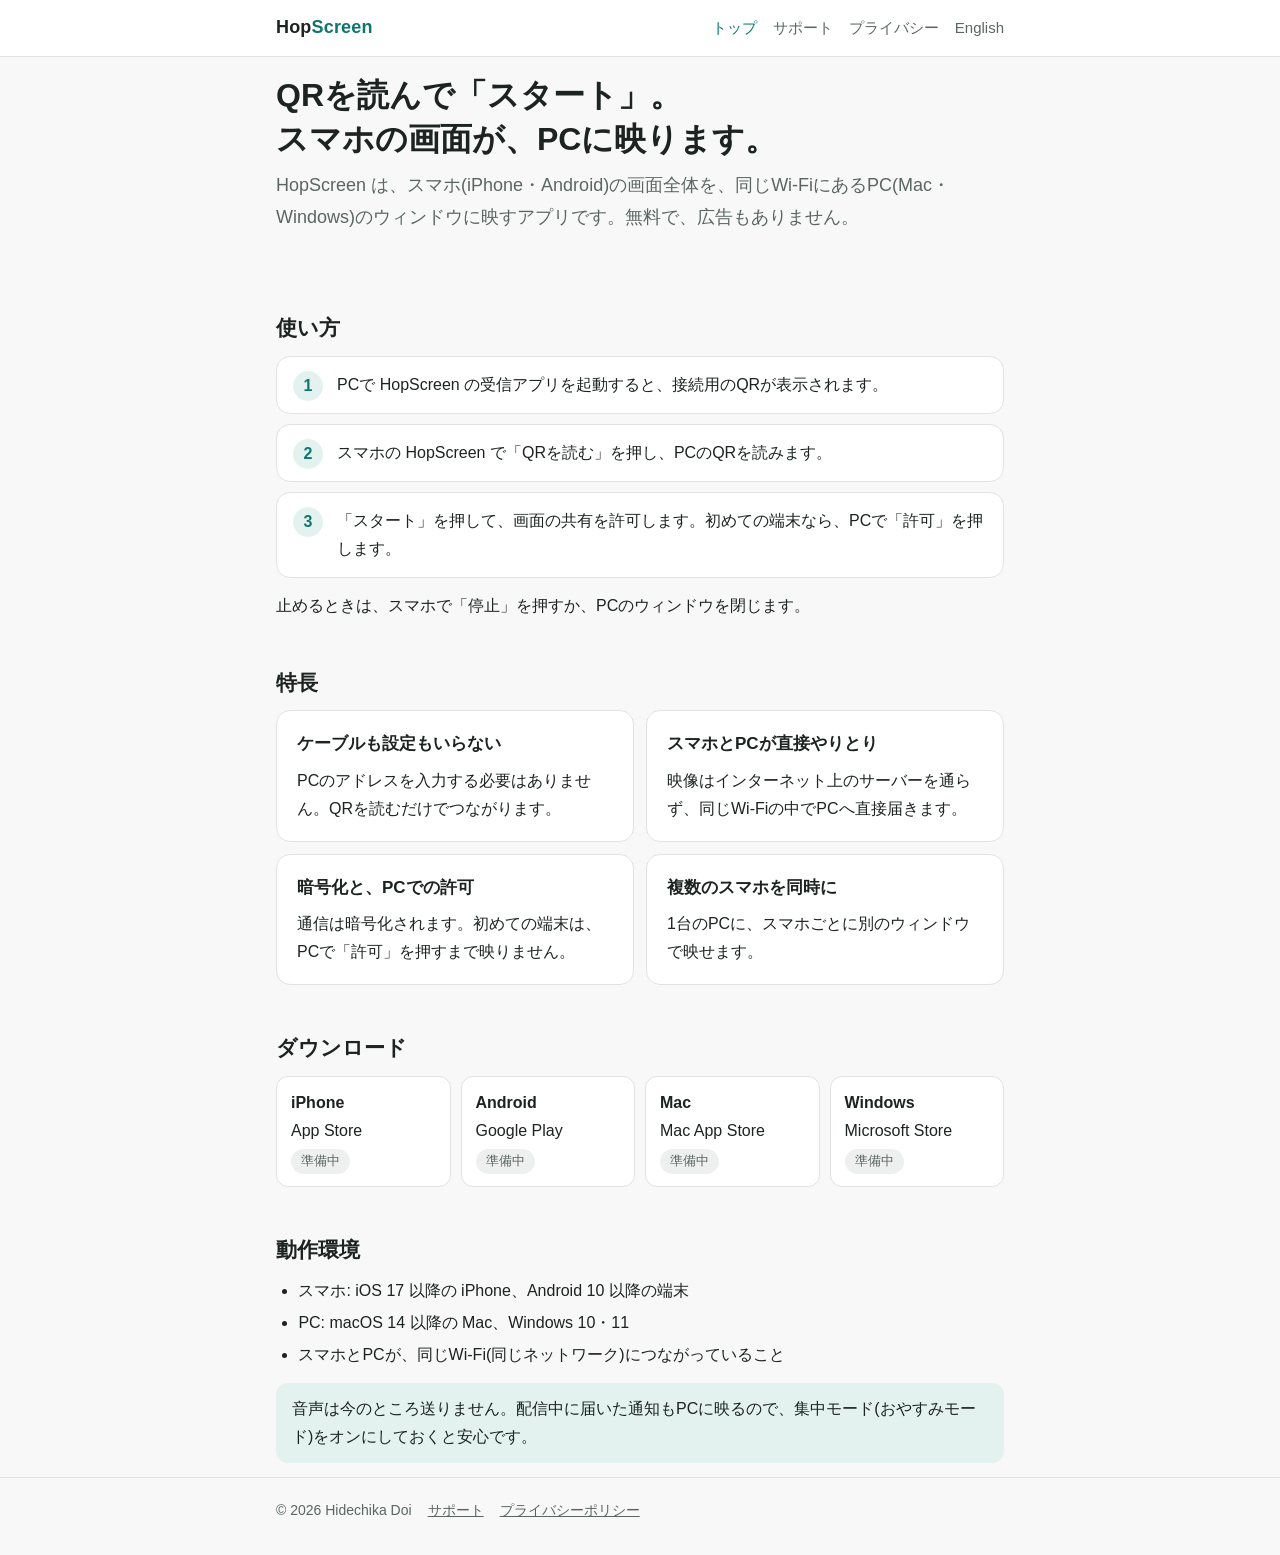
<file: index.html>
<!doctype html>
<html lang="ja">
<head>
  <meta charset="utf-8">
  <meta name="viewport" content="width=device-width, initial-scale=1">
  <title>HopScreen — スマホの画面をPCに映す</title>
  <meta name="description" content="QRを読んで「スタート」を押すだけで、スマホ(iPhone・Android)の画面全体をPC(Mac・Windows)に映すアプリ。">
  <link rel="stylesheet" href="style.css">
  <link rel="icon" href="icon.svg" type="image/svg+xml">
  <link rel="alternate" hreflang="ja" href="./">
  <link rel="alternate" hreflang="en" href="en/">
</head>
<body>
  <header>
    <div class="wrap">
      <a class="brand" href="./">Hop<span>Screen</span></a>
      <nav>
        <a href="./" aria-current="page">トップ</a>
        <a href="support.html">サポート</a>
        <a href="privacy.html">プライバシー</a>
        <a href="en/" lang="en">English</a>
      </nav>
    </div>
  </header>

  <main class="wrap">
    <section class="hero">
      <h1>QRを読んで「スタート」。<br>スマホの画面が、PCに映ります。</h1>
      <p class="lead">HopScreen は、スマホ(iPhone・Android)の画面全体を、同じWi-FiにあるPC(Mac・Windows)のウィンドウに映すアプリです。無料で、広告もありません。</p>
    </section>

    <h2>使い方</h2>
    <ol class="steps">
      <li>PCで HopScreen の受信アプリを起動すると、接続用のQRが表示されます。</li>
      <li>スマホの HopScreen で「QRを読む」を押し、PCのQRを読みます。</li>
      <li>「スタート」を押して、画面の共有を許可します。初めての端末なら、PCで「許可」を押します。</li>
    </ol>
    <p>止めるときは、スマホで「停止」を押すか、PCのウィンドウを閉じます。</p>

    <h2>特長</h2>
    <div class="points">
      <div class="card">
        <h3>ケーブルも設定もいらない</h3>
        <p>PCのアドレスを入力する必要はありません。QRを読むだけでつながります。</p>
      </div>
      <div class="card">
        <h3>スマホとPCが直接やりとり</h3>
        <p>映像はインターネット上のサーバーを通らず、同じWi-Fiの中でPCへ直接届きます。</p>
      </div>
      <div class="card">
        <h3>暗号化と、PCでの許可</h3>
        <p>通信は暗号化されます。初めての端末は、PCで「許可」を押すまで映りません。</p>
      </div>
      <div class="card">
        <h3>複数のスマホを同時に</h3>
        <p>1台のPCに、スマホごとに別のウィンドウで映せます。</p>
      </div>
    </div>

    <h2>ダウンロード</h2>
    <div class="downloads">
      <div class="download"><strong>iPhone</strong>App Store<br><span class="status">準備中</span></div>
      <div class="download"><strong>Android</strong>Google Play<br><span class="status">準備中</span></div>
      <div class="download"><strong>Mac</strong>Mac App Store<br><span class="status">準備中</span></div>
      <div class="download"><strong>Windows</strong>Microsoft Store<br><span class="status">準備中</span></div>
    </div>

    <h2>動作環境</h2>
    <ul>
      <li>スマホ: iOS 17 以降の iPhone、Android 10 以降の端末</li>
      <li>PC: macOS 14 以降の Mac、Windows 10・11</li>
      <li>スマホとPCが、同じWi-Fi(同じネットワーク)につながっていること</li>
    </ul>
    <p class="note">音声は今のところ送りません。配信中に届いた通知もPCに映るので、集中モード(おやすみモード)をオンにしておくと安心です。</p>
  </main>

  <footer>
    <div class="wrap">
      <span>© 2026 Hidechika Doi</span>
      <a href="support.html">サポート</a>
      <a href="privacy.html">プライバシーポリシー</a>
    </div>
  </footer>
</body>
</html>
</file>
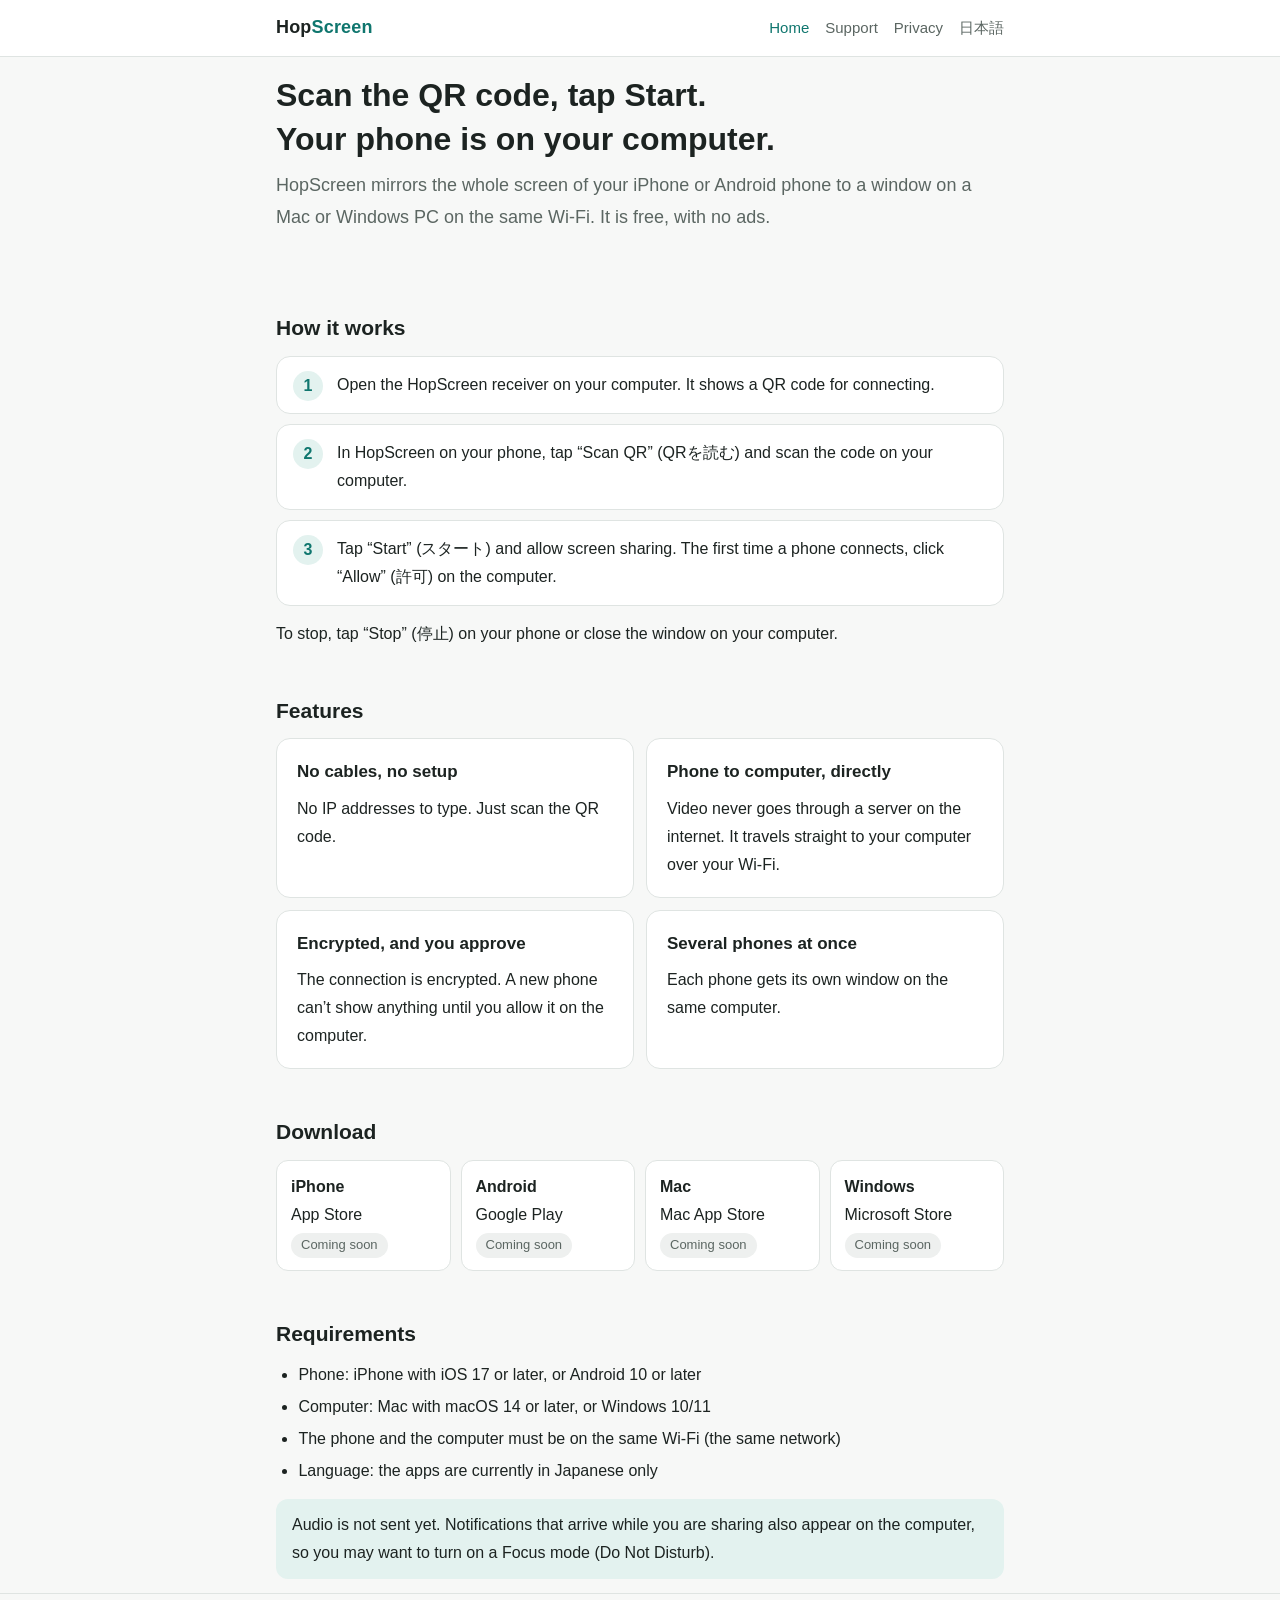
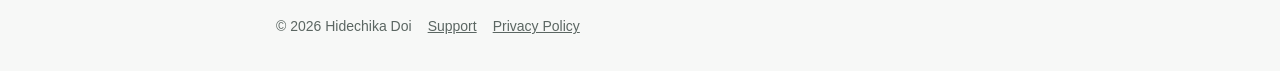
<file: en/index.html>
<!doctype html>
<html lang="en">
<head>
  <meta charset="utf-8">
  <meta name="viewport" content="width=device-width, initial-scale=1">
  <title>HopScreen — Mirror your phone to your computer</title>
  <meta name="description" content="Scan a QR code and tap Start to mirror your whole iPhone or Android screen to a window on your Mac or Windows PC.">
  <link rel="stylesheet" href="../style.css">
  <link rel="icon" href="../icon.svg" type="image/svg+xml">
  <link rel="alternate" hreflang="ja" href="../">
  <link rel="alternate" hreflang="en" href="./">
</head>
<body>
  <header>
    <div class="wrap">
      <a class="brand" href="./">Hop<span>Screen</span></a>
      <nav>
        <a href="./" aria-current="page">Home</a>
        <a href="support.html">Support</a>
        <a href="privacy.html">Privacy</a>
        <a href="../" lang="ja">日本語</a>
      </nav>
    </div>
  </header>

  <main class="wrap">
    <section class="hero">
      <h1>Scan the QR code, tap Start.<br>Your phone is on your computer.</h1>
      <p class="lead">HopScreen mirrors the whole screen of your iPhone or Android phone to a window on a Mac or Windows PC on the same Wi-Fi. It is free, with no ads.</p>
    </section>

    <h2>How it works</h2>
    <ol class="steps">
      <li>Open the HopScreen receiver on your computer. It shows a QR code for connecting.</li>
      <li>In HopScreen on your phone, tap “Scan QR” (QRを読む) and scan the code on your computer.</li>
      <li>Tap “Start” (スタート) and allow screen sharing. The first time a phone connects, click “Allow” (許可) on the computer.</li>
    </ol>
    <p>To stop, tap “Stop” (停止) on your phone or close the window on your computer.</p>

    <h2>Features</h2>
    <div class="points">
      <div class="card">
        <h3>No cables, no setup</h3>
        <p>No IP addresses to type. Just scan the QR code.</p>
      </div>
      <div class="card">
        <h3>Phone to computer, directly</h3>
        <p>Video never goes through a server on the internet. It travels straight to your computer over your Wi-Fi.</p>
      </div>
      <div class="card">
        <h3>Encrypted, and you approve</h3>
        <p>The connection is encrypted. A new phone can’t show anything until you allow it on the computer.</p>
      </div>
      <div class="card">
        <h3>Several phones at once</h3>
        <p>Each phone gets its own window on the same computer.</p>
      </div>
    </div>

    <h2>Download</h2>
    <div class="downloads">
      <div class="download"><strong>iPhone</strong>App Store<br><span class="status">Coming soon</span></div>
      <div class="download"><strong>Android</strong>Google Play<br><span class="status">Coming soon</span></div>
      <div class="download"><strong>Mac</strong>Mac App Store<br><span class="status">Coming soon</span></div>
      <div class="download"><strong>Windows</strong>Microsoft Store<br><span class="status">Coming soon</span></div>
    </div>

    <h2>Requirements</h2>
    <ul>
      <li>Phone: iPhone with iOS 17 or later, or Android 10 or later</li>
      <li>Computer: Mac with macOS 14 or later, or Windows 10/11</li>
      <li>The phone and the computer must be on the same Wi-Fi (the same network)</li>
      <li>Language: the apps are currently in Japanese only</li>
    </ul>
    <p class="note">Audio is not sent yet. Notifications that arrive while you are sharing also appear on the computer, so you may want to turn on a Focus mode (Do Not Disturb).</p>
  </main>

  <footer>
    <div class="wrap">
      <span>© 2026 Hidechika Doi</span>
      <a href="support.html">Support</a>
      <a href="privacy.html">Privacy Policy</a>
    </div>
  </footer>
</body>
</html>
</file>
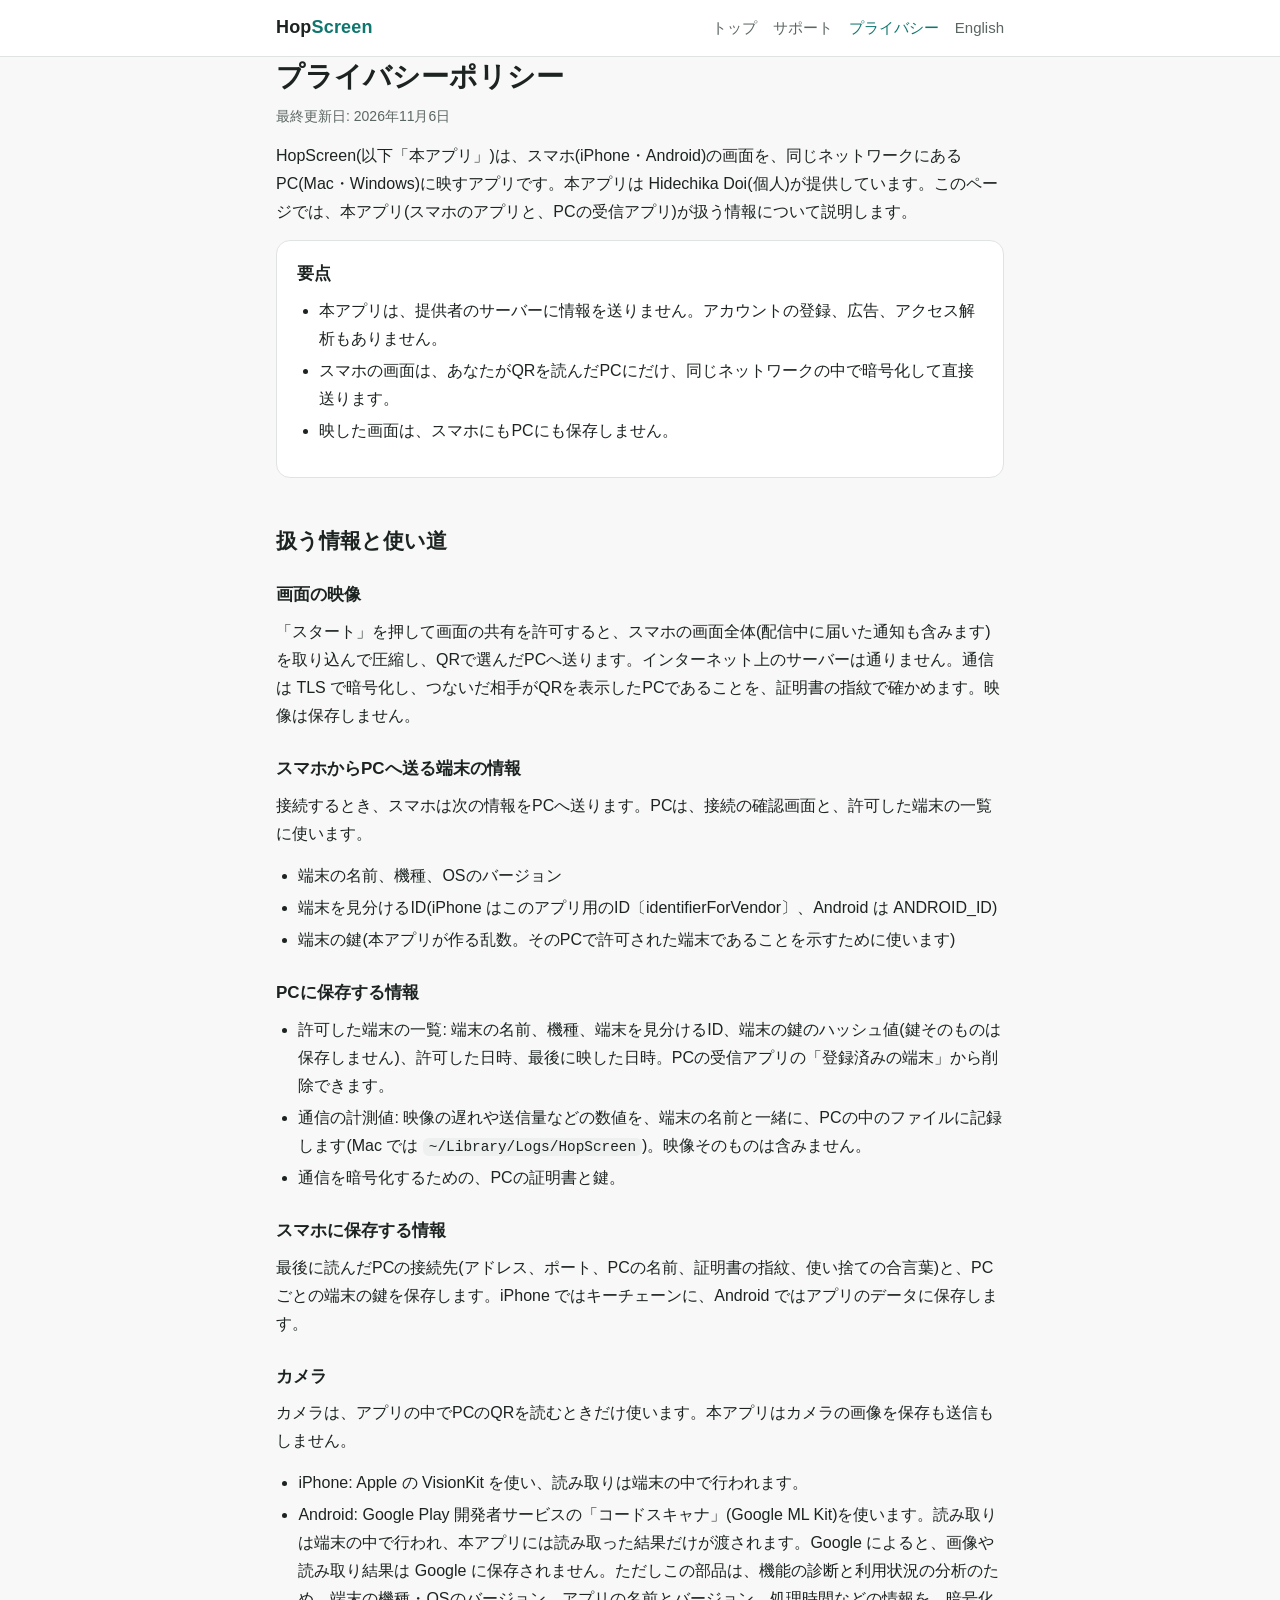
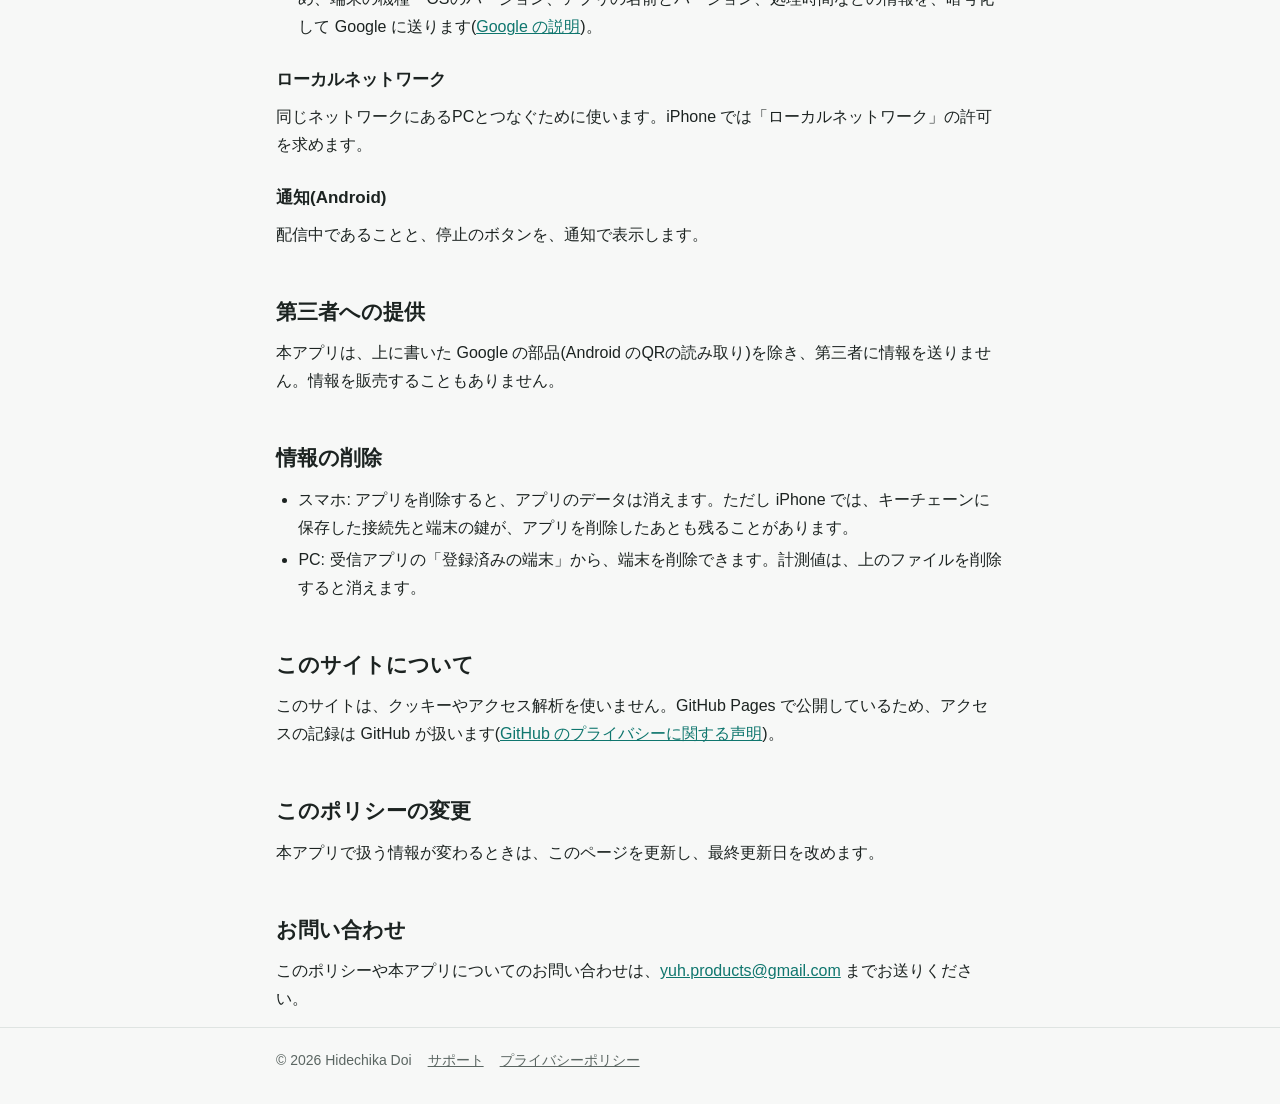
<file: privacy.html>
<!doctype html>
<html lang="ja">
<head>
  <meta charset="utf-8">
  <meta name="viewport" content="width=device-width, initial-scale=1">
  <title>プライバシーポリシー — HopScreen</title>
  <meta name="description" content="HopScreen のプライバシーポリシー">
  <link rel="stylesheet" href="style.css">
  <link rel="icon" href="icon.svg" type="image/svg+xml">
  <link rel="alternate" hreflang="ja" href="privacy.html">
  <link rel="alternate" hreflang="en" href="en/privacy.html">
</head>
<body>
  <header>
    <div class="wrap">
      <a class="brand" href="./">Hop<span>Screen</span></a>
      <nav>
        <a href="./">トップ</a>
        <a href="support.html">サポート</a>
        <a href="privacy.html" aria-current="page">プライバシー</a>
        <a href="en/privacy.html" lang="en">English</a>
      </nav>
    </div>
  </header>

  <main class="wrap">
    <h1>プライバシーポリシー</h1>
    <p class="updated">最終更新日: 2026年11月6日</p>

    <p>HopScreen(以下「本アプリ」)は、スマホ(iPhone・Android)の画面を、同じネットワークにあるPC(Mac・Windows)に映すアプリです。本アプリは Hidechika Doi(個人)が提供しています。このページでは、本アプリ(スマホのアプリと、PCの受信アプリ)が扱う情報について説明します。</p>

    <div class="card">
      <h3>要点</h3>
      <ul>
        <li>本アプリは、提供者のサーバーに情報を送りません。アカウントの登録、広告、アクセス解析もありません。</li>
        <li>スマホの画面は、あなたがQRを読んだPCにだけ、同じネットワークの中で暗号化して直接送ります。</li>
        <li>映した画面は、スマホにもPCにも保存しません。</li>
      </ul>
    </div>

    <h2>扱う情報と使い道</h2>

    <h3>画面の映像</h3>
    <p>「スタート」を押して画面の共有を許可すると、スマホの画面全体(配信中に届いた通知も含みます)を取り込んで圧縮し、QRで選んだPCへ送ります。インターネット上のサーバーは通りません。通信は TLS で暗号化し、つないだ相手がQRを表示したPCであることを、証明書の指紋で確かめます。映像は保存しません。</p>

    <h3>スマホからPCへ送る端末の情報</h3>
    <p>接続するとき、スマホは次の情報をPCへ送ります。PCは、接続の確認画面と、許可した端末の一覧に使います。</p>
    <ul>
      <li>端末の名前、機種、OSのバージョン</li>
      <li>端末を見分けるID(iPhone はこのアプリ用のID〔identifierForVendor〕、Android は ANDROID_ID)</li>
      <li>端末の鍵(本アプリが作る乱数。そのPCで許可された端末であることを示すために使います)</li>
    </ul>

    <h3>PCに保存する情報</h3>
    <ul>
      <li>許可した端末の一覧: 端末の名前、機種、端末を見分けるID、端末の鍵のハッシュ値(鍵そのものは保存しません)、許可した日時、最後に映した日時。PCの受信アプリの「登録済みの端末」から削除できます。</li>
      <li>通信の計測値: 映像の遅れや送信量などの数値を、端末の名前と一緒に、PCの中のファイルに記録します(Mac では <code>~/Library/Logs/HopScreen</code>)。映像そのものは含みません。</li>
      <li>通信を暗号化するための、PCの証明書と鍵。</li>
    </ul>

    <h3>スマホに保存する情報</h3>
    <p>最後に読んだPCの接続先(アドレス、ポート、PCの名前、証明書の指紋、使い捨ての合言葉)と、PCごとの端末の鍵を保存します。iPhone ではキーチェーンに、Android ではアプリのデータに保存します。</p>

    <h3>カメラ</h3>
    <p>カメラは、アプリの中でPCのQRを読むときだけ使います。本アプリはカメラの画像を保存も送信もしません。</p>
    <ul>
      <li>iPhone: Apple の VisionKit を使い、読み取りは端末の中で行われます。</li>
      <li>Android: Google Play 開発者サービスの「コードスキャナ」(Google ML Kit)を使います。読み取りは端末の中で行われ、本アプリには読み取った結果だけが渡されます。Google によると、画像や読み取り結果は Google に保存されません。ただしこの部品は、機能の診断と利用状況の分析のため、端末の機種・OSのバージョン、アプリの名前とバージョン、処理時間などの情報を、暗号化して Google に送ります(<a href="https://developers.google.com/ml-kit/android-data-disclosure">Google の説明</a>)。</li>
    </ul>

    <h3>ローカルネットワーク</h3>
    <p>同じネットワークにあるPCとつなぐために使います。iPhone では「ローカルネットワーク」の許可を求めます。</p>

    <h3>通知(Android)</h3>
    <p>配信中であることと、停止のボタンを、通知で表示します。</p>

    <h2>第三者への提供</h2>
    <p>本アプリは、上に書いた Google の部品(Android のQRの読み取り)を除き、第三者に情報を送りません。情報を販売することもありません。</p>

    <h2>情報の削除</h2>
    <ul>
      <li>スマホ: アプリを削除すると、アプリのデータは消えます。ただし iPhone では、キーチェーンに保存した接続先と端末の鍵が、アプリを削除したあとも残ることがあります。</li>
      <li>PC: 受信アプリの「登録済みの端末」から、端末を削除できます。計測値は、上のファイルを削除すると消えます。</li>
    </ul>

    <h2>このサイトについて</h2>
    <p>このサイトは、クッキーやアクセス解析を使いません。GitHub Pages で公開しているため、アクセスの記録は GitHub が扱います(<a href="https://docs.github.com/ja/site-policy/privacy-policies/github-general-privacy-statement">GitHub のプライバシーに関する声明</a>)。</p>

    <h2>このポリシーの変更</h2>
    <p>本アプリで扱う情報が変わるときは、このページを更新し、最終更新日を改めます。</p>

    <h2>お問い合わせ</h2>
    <p>このポリシーや本アプリについてのお問い合わせは、<a href="mailto:yuh.products@gmail.com">yuh.products@gmail.com</a> までお送りください。</p>
  </main>

  <footer>
    <div class="wrap">
      <span>© 2026 Hidechika Doi</span>
      <a href="support.html">サポート</a>
      <a href="privacy.html">プライバシーポリシー</a>
    </div>
  </footer>
</body>
</html>
</file>
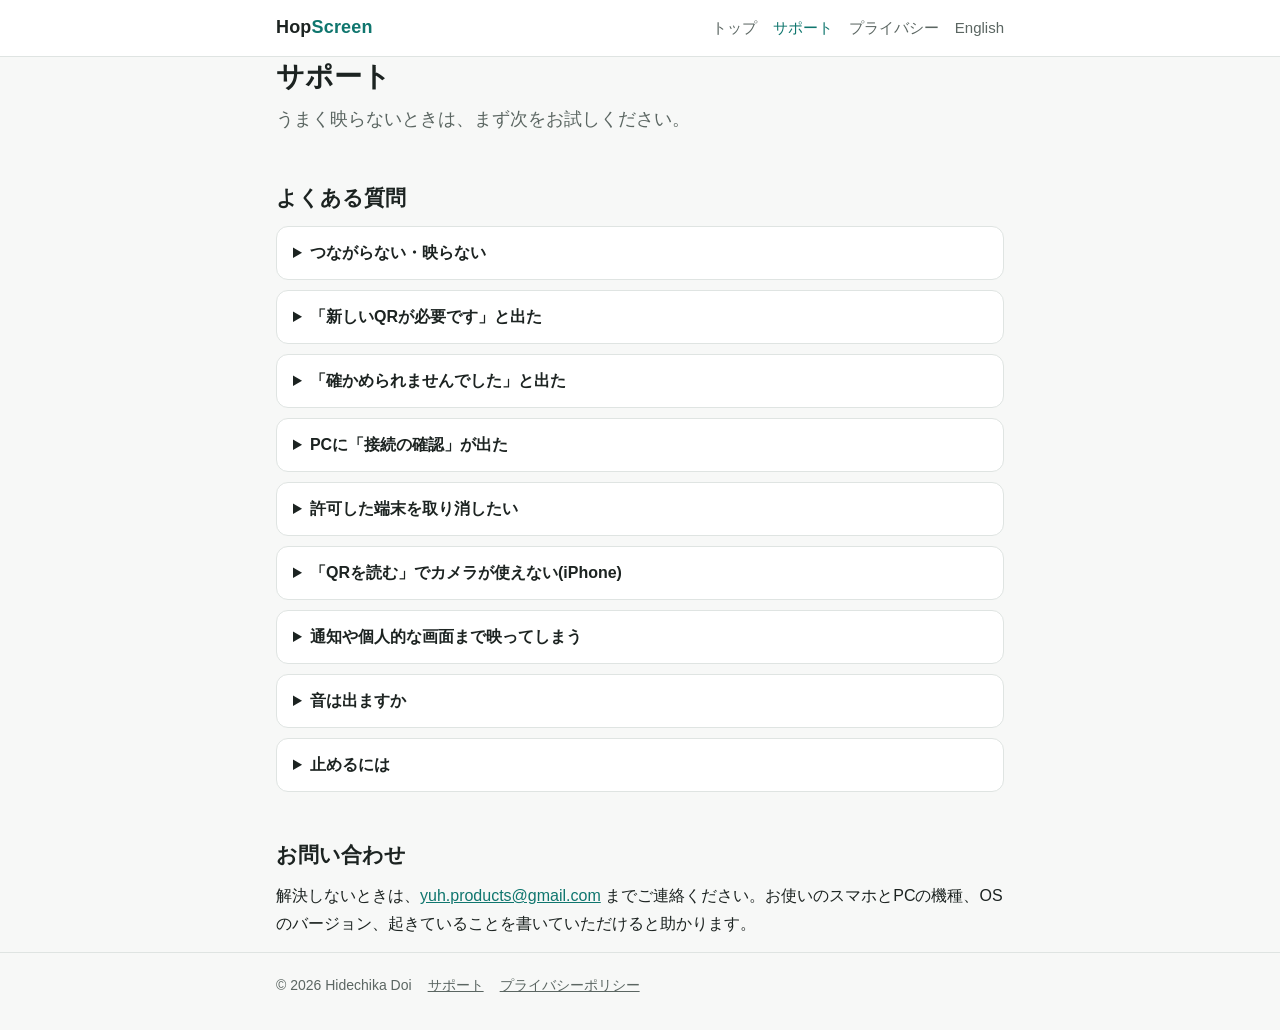
<file: support.html>
<!doctype html>
<html lang="ja">
<head>
  <meta charset="utf-8">
  <meta name="viewport" content="width=device-width, initial-scale=1">
  <title>サポート — HopScreen</title>
  <meta name="description" content="HopScreen のよくある質問とお問い合わせ先">
  <link rel="stylesheet" href="style.css">
  <link rel="icon" href="icon.svg" type="image/svg+xml">
  <link rel="alternate" hreflang="ja" href="support.html">
  <link rel="alternate" hreflang="en" href="en/support.html">
</head>
<body>
  <header>
    <div class="wrap">
      <a class="brand" href="./">Hop<span>Screen</span></a>
      <nav>
        <a href="./">トップ</a>
        <a href="support.html" aria-current="page">サポート</a>
        <a href="privacy.html">プライバシー</a>
        <a href="en/support.html" lang="en">English</a>
      </nav>
    </div>
  </header>

  <main class="wrap">
    <h1>サポート</h1>
    <p class="lead">うまく映らないときは、まず次をお試しください。</p>

    <h2>よくある質問</h2>

    <details>
      <summary>つながらない・映らない</summary>
      <ul>
        <li>スマホとPCが、同じWi-Fi(同じネットワーク)につながっているか確かめてください。</li>
        <li>PCで HopScreen の受信アプリが起動しているか確かめてください。</li>
        <li>iPhone は「設定」→「HopScreen」で「ローカルネットワーク」をオンにしてください。</li>
        <li>ゲスト用や会社・学校のWi-Fiでは、端末どうしの通信が止められていることがあります。家庭のWi-Fiやテザリングでお試しください。</li>
        <li>PCのファイアウォールやセキュリティソフトで、HopScreen の通信を許可してください。</li>
      </ul>
    </details>

    <details>
      <summary>「新しいQRが必要です」と出た</summary>
      <p>初めての端末がPCに映すには、PCに表示されているQRが必要です。QRは5分間・1回だけ使えます。PCの受信アプリに表示されているQRを、スマホの「QRを読む」でもう一度読んでから、「スタート」を押してください。</p>
    </details>

    <details>
      <summary>「確かめられませんでした」と出た</summary>
      <p>つないだ相手が、QRを表示したPCだと確かめられませんでした。PCの暗号化の証明書が作り直されたときや、PCのアドレスが変わって別の機器が同じアドレスを使っているときに起こります。PCに表示されているQRを、もう一度読んでください。</p>
    </details>

    <details>
      <summary>PCに「接続の確認」が出た</summary>
      <p>初めての端末が映そうとすると、PCで「許可」か「拒否」を聞きます。心当たりがあれば「許可」を押してください。許可した端末は、次から確認なしで映ります。60秒答えないと拒否になります。</p>
    </details>

    <details>
      <summary>許可した端末を取り消したい</summary>
      <p>Mac の受信アプリでは、メニューの「登録済みの端末…」(⌘D)で一覧を開き、端末を選んで「削除」を押します。削除した端末が映していれば、そこで止まります。</p>
    </details>

    <details>
      <summary>「QRを読む」でカメラが使えない(iPhone)</summary>
      <p>「設定」→「HopScreen」で「カメラ」をオンにしてください。スマホの標準のカメラでPCのQRを読んでも、HopScreen が開きます。</p>
    </details>

    <details>
      <summary>通知や個人的な画面まで映ってしまう</summary>
      <p>配信中はスマホの画面全体が映ります。届いた通知も映るので、集中モード(おやすみモード)をオンにしておくと安心です。</p>
    </details>

    <details>
      <summary>音は出ますか</summary>
      <p>今のところ、音声は送りません。</p>
    </details>

    <details>
      <summary>止めるには</summary>
      <p>スマホで「停止」を押すか、PCのウィンドウを閉じます。</p>
    </details>

    <h2>お問い合わせ</h2>
    <p>解決しないときは、<a href="mailto:yuh.products@gmail.com">yuh.products@gmail.com</a> までご連絡ください。お使いのスマホとPCの機種、OSのバージョン、起きていることを書いていただけると助かります。</p>
  </main>

  <footer>
    <div class="wrap">
      <span>© 2026 Hidechika Doi</span>
      <a href="support.html">サポート</a>
      <a href="privacy.html">プライバシーポリシー</a>
    </div>
  </footer>
</body>
</html>
</file>
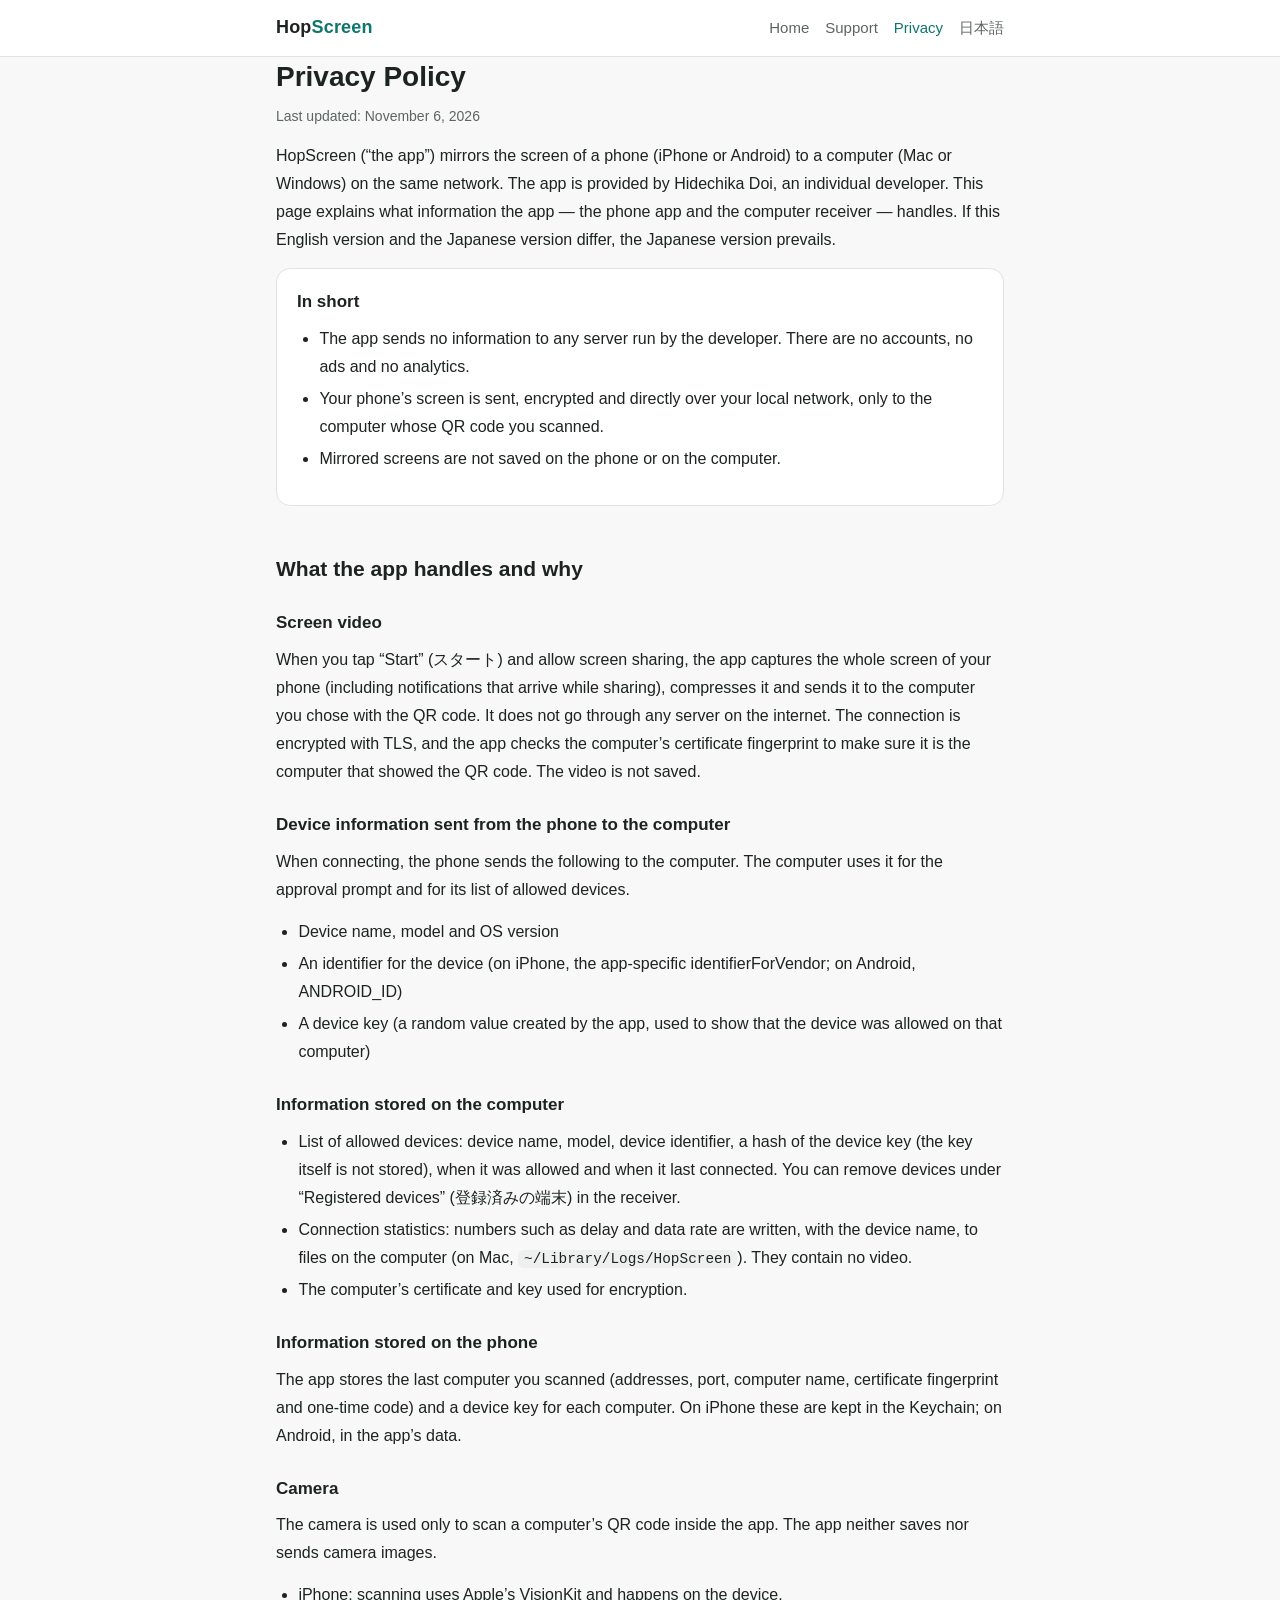
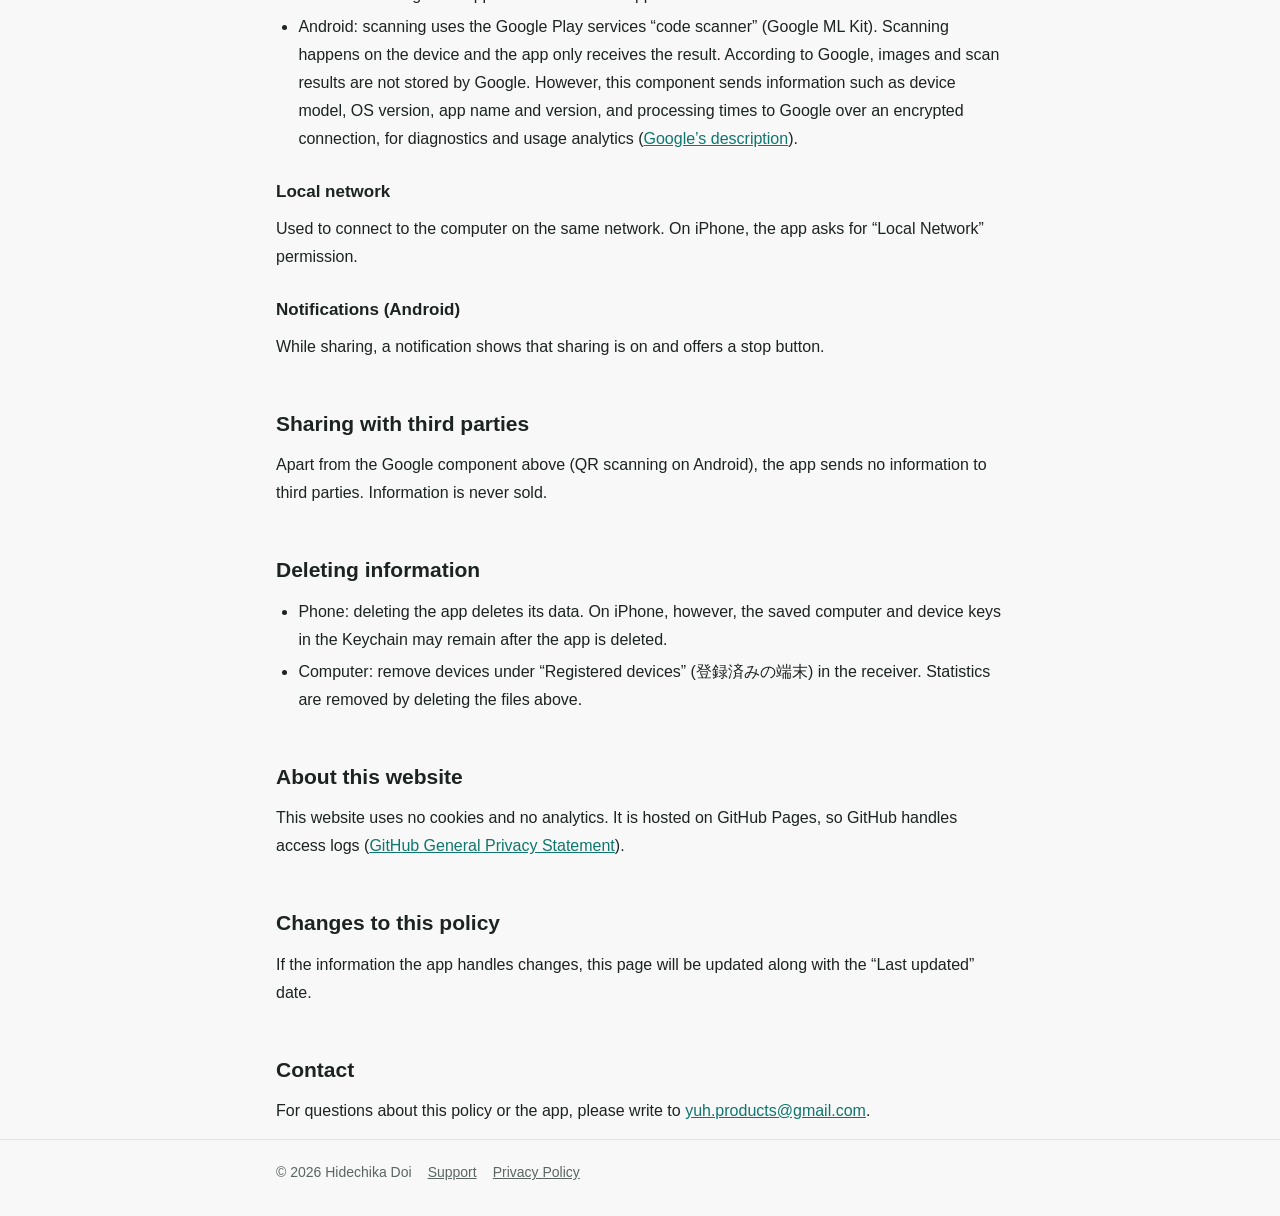
<file: en/privacy.html>
<!doctype html>
<html lang="en">
<head>
  <meta charset="utf-8">
  <meta name="viewport" content="width=device-width, initial-scale=1">
  <title>Privacy Policy — HopScreen</title>
  <meta name="description" content="HopScreen privacy policy">
  <link rel="stylesheet" href="../style.css">
  <link rel="icon" href="../icon.svg" type="image/svg+xml">
  <link rel="alternate" hreflang="ja" href="../privacy.html">
  <link rel="alternate" hreflang="en" href="privacy.html">
</head>
<body>
  <header>
    <div class="wrap">
      <a class="brand" href="./">Hop<span>Screen</span></a>
      <nav>
        <a href="./">Home</a>
        <a href="support.html">Support</a>
        <a href="privacy.html" aria-current="page">Privacy</a>
        <a href="../privacy.html" lang="ja">日本語</a>
      </nav>
    </div>
  </header>

  <main class="wrap">
    <h1>Privacy Policy</h1>
    <p class="updated">Last updated: November 6, 2026</p>

    <p>HopScreen (“the app”) mirrors the screen of a phone (iPhone or Android) to a computer (Mac or Windows) on the same network. The app is provided by Hidechika Doi, an individual developer. This page explains what information the app — the phone app and the computer receiver — handles. If this English version and the Japanese version differ, the Japanese version prevails.</p>

    <div class="card">
      <h3>In short</h3>
      <ul>
        <li>The app sends no information to any server run by the developer. There are no accounts, no ads and no analytics.</li>
        <li>Your phone’s screen is sent, encrypted and directly over your local network, only to the computer whose QR code you scanned.</li>
        <li>Mirrored screens are not saved on the phone or on the computer.</li>
      </ul>
    </div>

    <h2>What the app handles and why</h2>

    <h3>Screen video</h3>
    <p>When you tap “Start” (スタート) and allow screen sharing, the app captures the whole screen of your phone (including notifications that arrive while sharing), compresses it and sends it to the computer you chose with the QR code. It does not go through any server on the internet. The connection is encrypted with TLS, and the app checks the computer’s certificate fingerprint to make sure it is the computer that showed the QR code. The video is not saved.</p>

    <h3>Device information sent from the phone to the computer</h3>
    <p>When connecting, the phone sends the following to the computer. The computer uses it for the approval prompt and for its list of allowed devices.</p>
    <ul>
      <li>Device name, model and OS version</li>
      <li>An identifier for the device (on iPhone, the app-specific identifierForVendor; on Android, ANDROID_ID)</li>
      <li>A device key (a random value created by the app, used to show that the device was allowed on that computer)</li>
    </ul>

    <h3>Information stored on the computer</h3>
    <ul>
      <li>List of allowed devices: device name, model, device identifier, a hash of the device key (the key itself is not stored), when it was allowed and when it last connected. You can remove devices under “Registered devices” (登録済みの端末) in the receiver.</li>
      <li>Connection statistics: numbers such as delay and data rate are written, with the device name, to files on the computer (on Mac, <code>~/Library/Logs/HopScreen</code>). They contain no video.</li>
      <li>The computer’s certificate and key used for encryption.</li>
    </ul>

    <h3>Information stored on the phone</h3>
    <p>The app stores the last computer you scanned (addresses, port, computer name, certificate fingerprint and one-time code) and a device key for each computer. On iPhone these are kept in the Keychain; on Android, in the app’s data.</p>

    <h3>Camera</h3>
    <p>The camera is used only to scan a computer’s QR code inside the app. The app neither saves nor sends camera images.</p>
    <ul>
      <li>iPhone: scanning uses Apple’s VisionKit and happens on the device.</li>
      <li>Android: scanning uses the Google Play services “code scanner” (Google ML Kit). Scanning happens on the device and the app only receives the result. According to Google, images and scan results are not stored by Google. However, this component sends information such as device model, OS version, app name and version, and processing times to Google over an encrypted connection, for diagnostics and usage analytics (<a href="https://developers.google.com/ml-kit/android-data-disclosure">Google’s description</a>).</li>
    </ul>

    <h3>Local network</h3>
    <p>Used to connect to the computer on the same network. On iPhone, the app asks for “Local Network” permission.</p>

    <h3>Notifications (Android)</h3>
    <p>While sharing, a notification shows that sharing is on and offers a stop button.</p>

    <h2>Sharing with third parties</h2>
    <p>Apart from the Google component above (QR scanning on Android), the app sends no information to third parties. Information is never sold.</p>

    <h2>Deleting information</h2>
    <ul>
      <li>Phone: deleting the app deletes its data. On iPhone, however, the saved computer and device keys in the Keychain may remain after the app is deleted.</li>
      <li>Computer: remove devices under “Registered devices” (登録済みの端末) in the receiver. Statistics are removed by deleting the files above.</li>
    </ul>

    <h2>About this website</h2>
    <p>This website uses no cookies and no analytics. It is hosted on GitHub Pages, so GitHub handles access logs (<a href="https://docs.github.com/en/site-policy/privacy-policies/github-general-privacy-statement">GitHub General Privacy Statement</a>).</p>

    <h2>Changes to this policy</h2>
    <p>If the information the app handles changes, this page will be updated along with the “Last updated” date.</p>

    <h2>Contact</h2>
    <p>For questions about this policy or the app, please write to <a href="mailto:yuh.products@gmail.com">yuh.products@gmail.com</a>.</p>
  </main>

  <footer>
    <div class="wrap">
      <span>© 2026 Hidechika Doi</span>
      <a href="support.html">Support</a>
      <a href="privacy.html">Privacy Policy</a>
    </div>
  </footer>
</body>
</html>
</file>
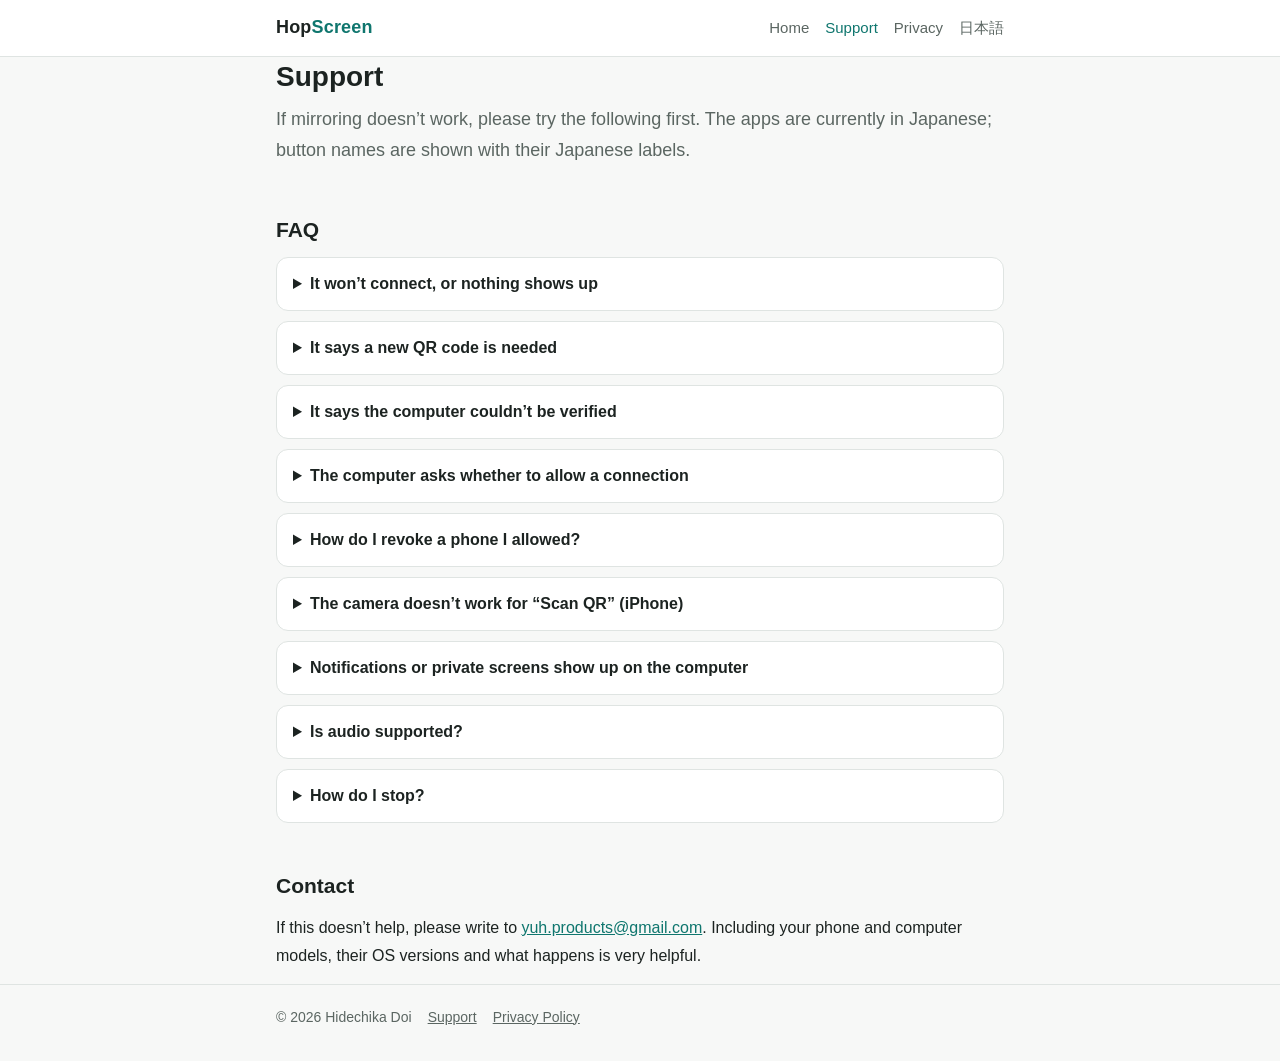
<file: en/support.html>
<!doctype html>
<html lang="en">
<head>
  <meta charset="utf-8">
  <meta name="viewport" content="width=device-width, initial-scale=1">
  <title>Support — HopScreen</title>
  <meta name="description" content="HopScreen FAQ and contact">
  <link rel="stylesheet" href="../style.css">
  <link rel="icon" href="../icon.svg" type="image/svg+xml">
  <link rel="alternate" hreflang="ja" href="../support.html">
  <link rel="alternate" hreflang="en" href="support.html">
</head>
<body>
  <header>
    <div class="wrap">
      <a class="brand" href="./">Hop<span>Screen</span></a>
      <nav>
        <a href="./">Home</a>
        <a href="support.html" aria-current="page">Support</a>
        <a href="privacy.html">Privacy</a>
        <a href="../support.html" lang="ja">日本語</a>
      </nav>
    </div>
  </header>

  <main class="wrap">
    <h1>Support</h1>
    <p class="lead">If mirroring doesn’t work, please try the following first. The apps are currently in Japanese; button names are shown with their Japanese labels.</p>

    <h2>FAQ</h2>

    <details>
      <summary>It won’t connect, or nothing shows up</summary>
      <ul>
        <li>Make sure the phone and the computer are on the same Wi-Fi (the same network).</li>
        <li>Make sure the HopScreen receiver is running on the computer.</li>
        <li>On iPhone, turn on “Local Network” in Settings → HopScreen.</li>
        <li>Guest, office or school Wi-Fi often blocks devices from talking to each other. Try your home Wi-Fi or a personal hotspot.</li>
        <li>Allow HopScreen in the computer’s firewall or security software.</li>
      </ul>
    </details>

    <details>
      <summary>It says a new QR code is needed</summary>
      <p>A phone connecting for the first time needs the QR code currently shown on the computer. Each code works once, for 5 minutes. Scan the code on the computer again with “Scan QR” (QRを読む), then tap “Start” (スタート).</p>
    </details>

    <details>
      <summary>It says the computer couldn’t be verified</summary>
      <p>The app couldn’t confirm that it reached the computer that showed the QR code. This happens when the computer’s encryption certificate was recreated, or when the computer’s address changed and another device now uses it. Scan the QR code on the computer again.</p>
    </details>

    <details>
      <summary>The computer asks whether to allow a connection</summary>
      <p>When a phone connects for the first time, the computer asks you to “Allow” (許可) or “Deny” (拒否). Click “Allow” if you recognize it; that phone will connect without asking from then on. If nobody answers within 60 seconds, the connection is denied.</p>
    </details>

    <details>
      <summary>How do I revoke a phone I allowed?</summary>
      <p>In the Mac receiver, choose “Registered devices…” (登録済みの端末…, ⌘D) from the menu, select the phone and click “Remove” (削除). If that phone is mirroring, it stops.</p>
    </details>

    <details>
      <summary>The camera doesn’t work for “Scan QR” (iPhone)</summary>
      <p>Turn on “Camera” in Settings → HopScreen. You can also scan the computer’s QR code with the iPhone’s Camera app; it opens HopScreen.</p>
    </details>

    <details>
      <summary>Notifications or private screens show up on the computer</summary>
      <p>While sharing, the whole phone screen is mirrored, including notifications. Turning on a Focus mode (Do Not Disturb) helps.</p>
    </details>

    <details>
      <summary>Is audio supported?</summary>
      <p>Not yet. Only the screen is sent.</p>
    </details>

    <details>
      <summary>How do I stop?</summary>
      <p>Tap “Stop” (停止) on the phone, or close the window on the computer.</p>
    </details>

    <h2>Contact</h2>
    <p>If this doesn’t help, please write to <a href="mailto:yuh.products@gmail.com">yuh.products@gmail.com</a>. Including your phone and computer models, their OS versions and what happens is very helpful.</p>
  </main>

  <footer>
    <div class="wrap">
      <span>© 2026 Hidechika Doi</span>
      <a href="support.html">Support</a>
      <a href="privacy.html">Privacy Policy</a>
    </div>
  </footer>
</body>
</html>
</file>
<file: style.css>
:root {
  --bg: #f7f8f7;
  --surface: #ffffff;
  --text: #1c2321;
  --muted: #5b6662;
  --line: #dfe4e2;
  --accent: #0f766e;
  --accent-soft: #e3f2ef;
  --badge: #eef0ef;
  color-scheme: light;
}

@media (prefers-color-scheme: dark) {
  :root {
    --bg: #111615;
    --surface: #182120;
    --text: #e8eeec;
    --muted: #9db0aa;
    --line: #2a3533;
    --accent: #4fd1c0;
    --accent-soft: #17312d;
    --badge: #222c2a;
    color-scheme: dark;
  }
}

* {
  box-sizing: border-box;
}

body {
  margin: 0;
  background: var(--bg);
  color: var(--text);
  font-family: -apple-system, BlinkMacSystemFont, "Segoe UI", "Hiragino Sans", "Hiragino Kaku Gothic ProN",
    "Noto Sans JP", "Yu Gothic UI", Meiryo, sans-serif;
  font-size: 16px;
  line-height: 1.75;
  -webkit-text-size-adjust: 100%;
}

a {
  color: var(--accent);
}

.wrap {
  max-width: 760px;
  margin: 0 auto;
  padding: 0 16px;
}

header {
  border-bottom: 1px solid var(--line);
  background: var(--surface);
}

header .wrap {
  display: flex;
  flex-wrap: wrap;
  align-items: center;
  justify-content: space-between;
  gap: 8px 16px;
  padding-top: 12px;
  padding-bottom: 12px;
}

.brand {
  font-weight: 700;
  font-size: 18px;
  color: var(--text);
  text-decoration: none;
  letter-spacing: 0.01em;
}

.brand span {
  color: var(--accent);
}

nav {
  display: flex;
  flex-wrap: wrap;
  gap: 4px 16px;
  font-size: 15px;
}

nav a {
  color: var(--muted);
  text-decoration: none;
}

nav a:hover,
nav a[aria-current="page"] {
  color: var(--accent);
}

main {
  padding: 32px 0 56px;
}

h1 {
  font-size: 28px;
  line-height: 1.4;
  margin: 0 0 8px;
  word-break: auto-phrase;
  text-wrap: balance;
}

h2 {
  font-size: 21px;
  line-height: 1.45;
  margin: 40px 0 12px;
  padding-top: 8px;
}

h3 {
  font-size: 17px;
  margin: 24px 0 8px;
}

p,
ul,
ol {
  margin: 0 0 14px;
}

ul,
ol {
  padding-left: 1.4em;
}

li {
  margin: 4px 0;
}

.lead {
  font-size: 18px;
  color: var(--muted);
  margin-bottom: 24px;
}

.updated {
  color: var(--muted);
  font-size: 14px;
}

.hero {
  padding: 16px 0 8px;
}

.hero h1 {
  font-size: 32px;
}

.card {
  background: var(--surface);
  border: 1px solid var(--line);
  border-radius: 14px;
  padding: 18px 20px;
  margin: 0 0 14px;
}

.card h3 {
  margin-top: 0;
}

.card p:last-child {
  margin-bottom: 0;
}

.points {
  display: grid;
  grid-template-columns: repeat(auto-fit, minmax(280px, 1fr));
  gap: 12px;
}

.points .card {
  margin: 0;
}

.steps {
  counter-reset: step;
  list-style: none;
  padding: 0;
}

.steps li {
  counter-increment: step;
  position: relative;
  padding: 14px 16px 14px 60px;
  background: var(--surface);
  border: 1px solid var(--line);
  border-radius: 14px;
  margin: 0 0 10px;
}

.steps li::before {
  content: counter(step);
  position: absolute;
  left: 16px;
  top: 14px;
  width: 30px;
  height: 30px;
  border-radius: 50%;
  background: var(--accent-soft);
  color: var(--accent);
  font-weight: 700;
  text-align: center;
  line-height: 30px;
}

.downloads {
  display: grid;
  grid-template-columns: repeat(auto-fit, minmax(170px, 1fr));
  gap: 10px;
}

.download {
  background: var(--surface);
  border: 1px solid var(--line);
  border-radius: 12px;
  padding: 12px 14px;
}

.download strong {
  display: block;
}

.download .status {
  display: inline-block;
  margin-top: 4px;
  font-size: 13px;
  color: var(--muted);
  background: var(--badge);
  border-radius: 999px;
  padding: 1px 10px;
}

.note {
  background: var(--accent-soft);
  border-radius: 12px;
  padding: 12px 16px;
}

code {
  font-family: ui-monospace, SFMono-Regular, Menlo, Consolas, monospace;
  font-size: 0.9em;
  background: var(--badge);
  border-radius: 6px;
  padding: 1px 6px;
  overflow-wrap: anywhere;
}

details {
  background: var(--surface);
  border: 1px solid var(--line);
  border-radius: 12px;
  padding: 0 16px;
  margin: 0 0 10px;
}

summary {
  cursor: pointer;
  font-weight: 600;
  padding: 12px 0;
}

details[open] summary {
  border-bottom: 1px solid var(--line);
  margin-bottom: 12px;
}

footer {
  border-top: 1px solid var(--line);
  color: var(--muted);
  font-size: 14px;
  padding: 20px 0 32px;
}

footer .wrap {
  display: flex;
  flex-wrap: wrap;
  gap: 4px 16px;
}

footer a {
  color: var(--muted);
}

@media (max-width: 520px) {
  h1,
  .hero h1 {
    font-size: 25px;
  }

  h2 {
    font-size: 19px;
  }

  .steps li {
    padding-left: 54px;
  }
}
</file>
